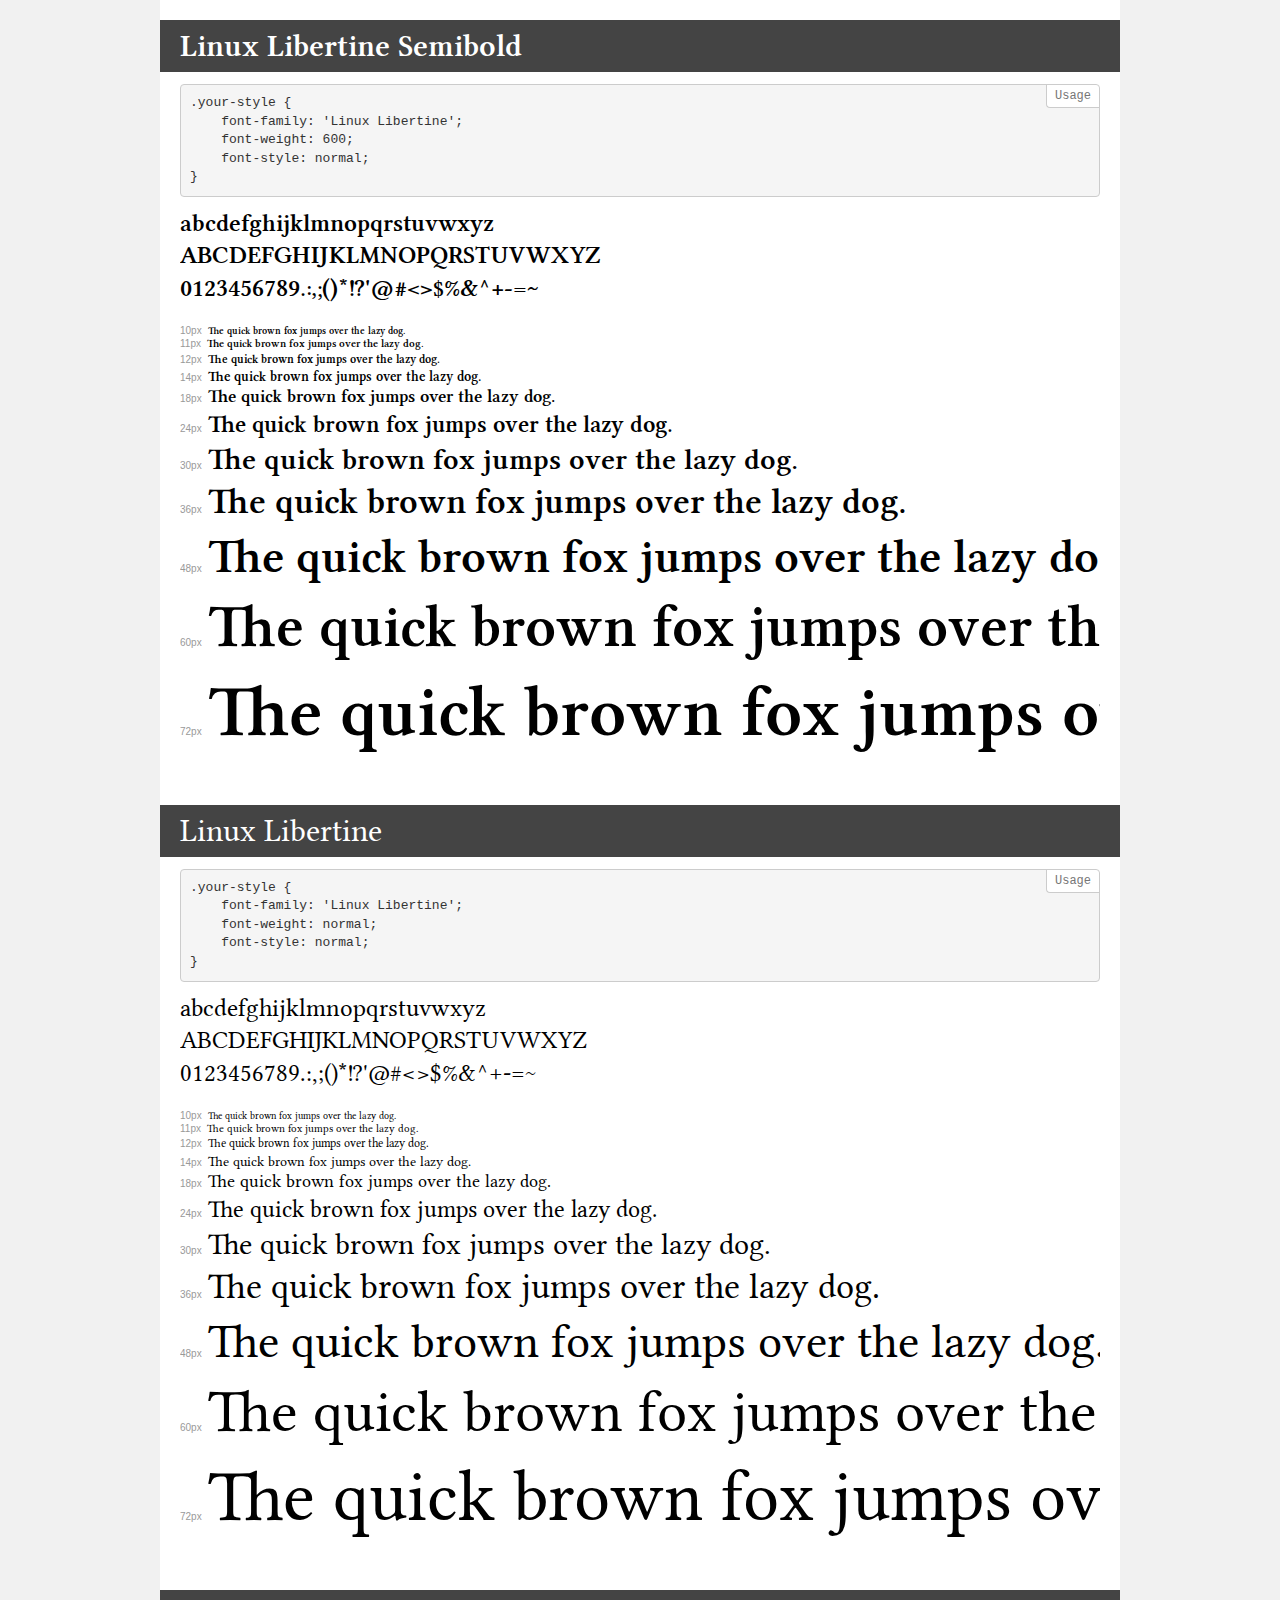
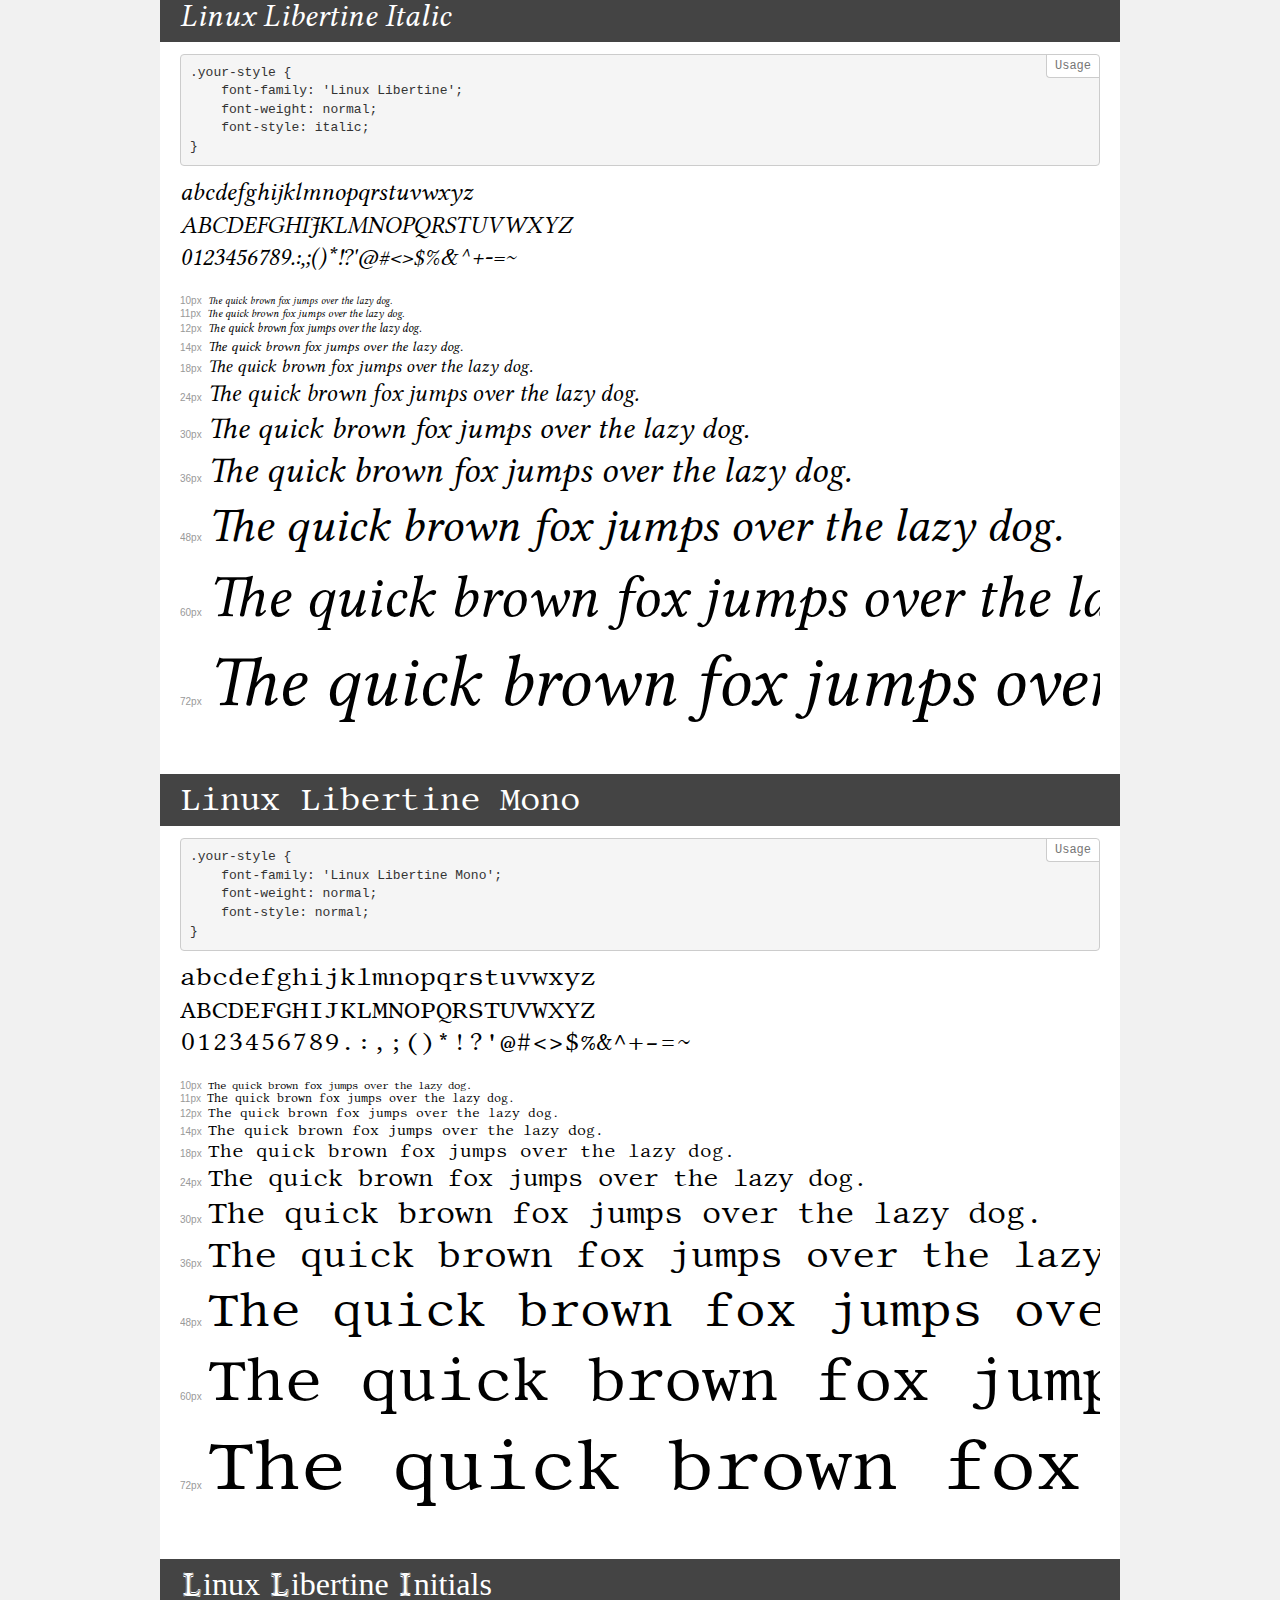
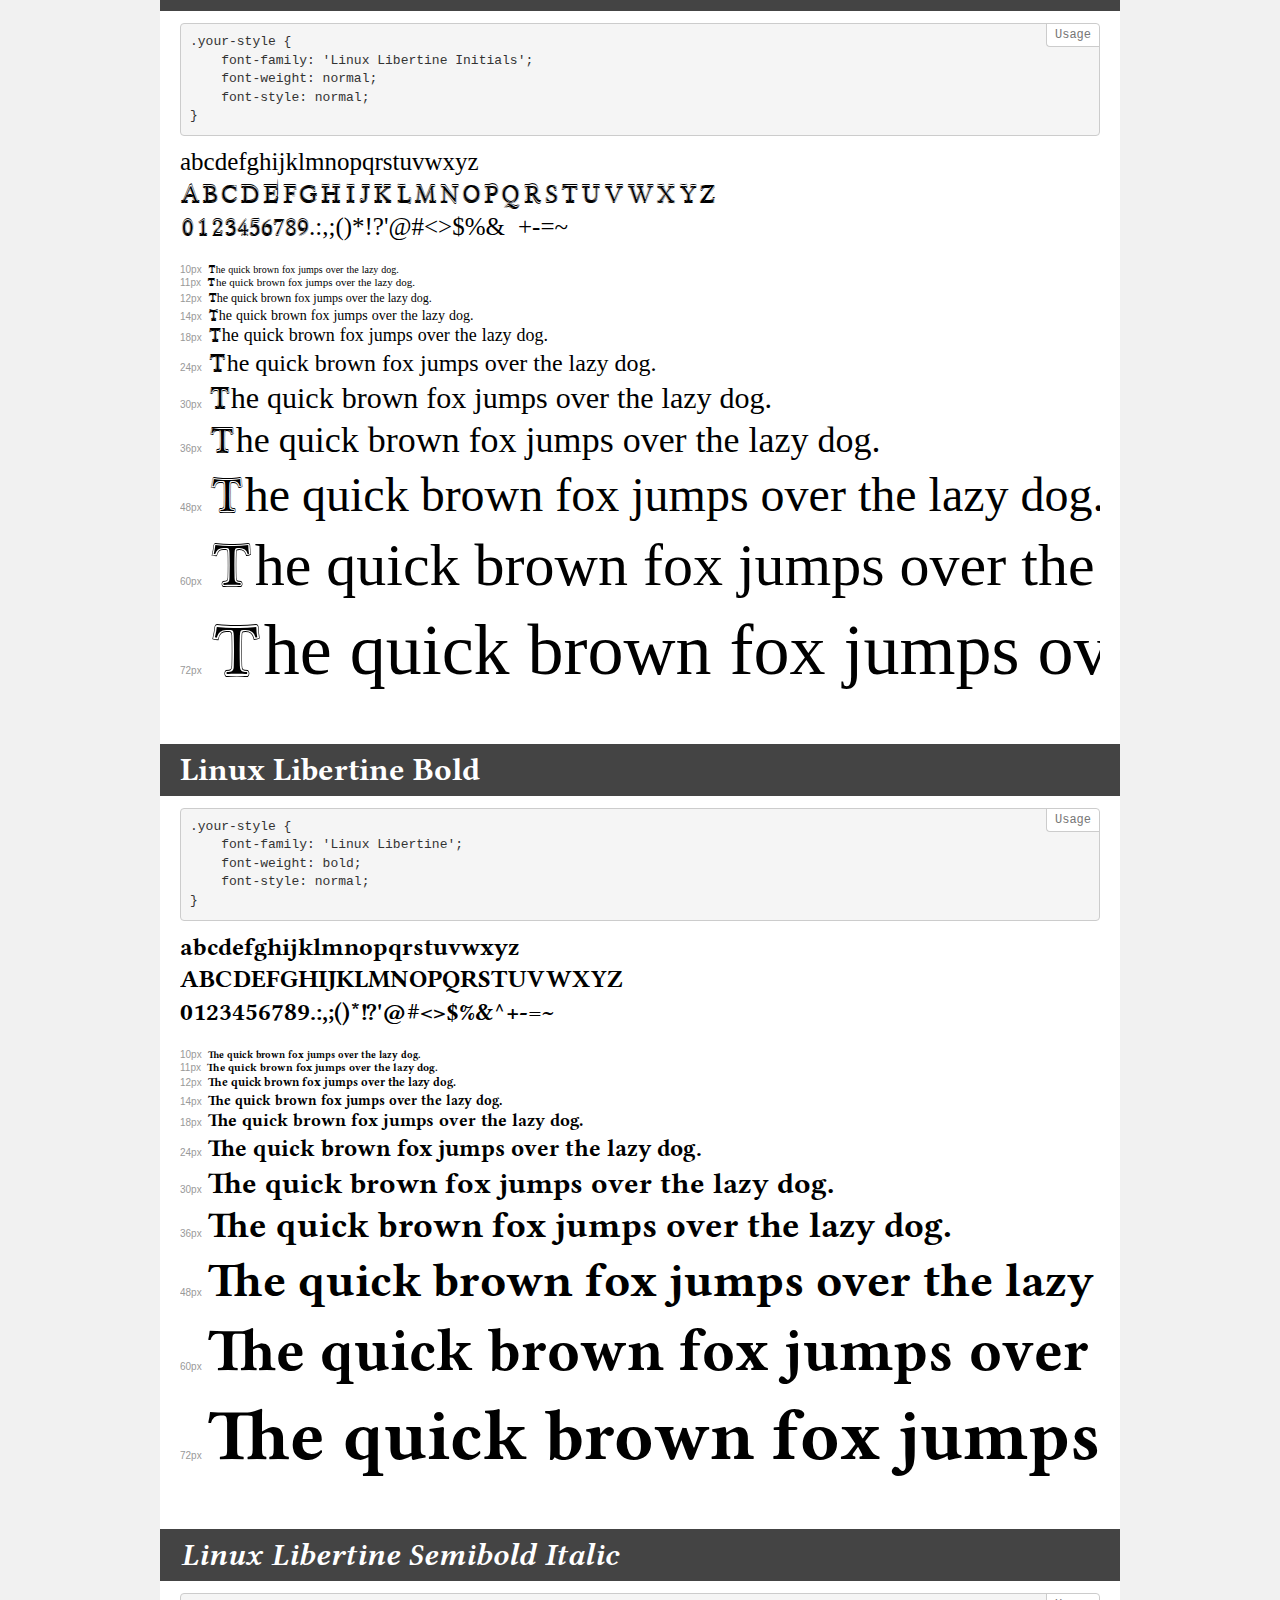
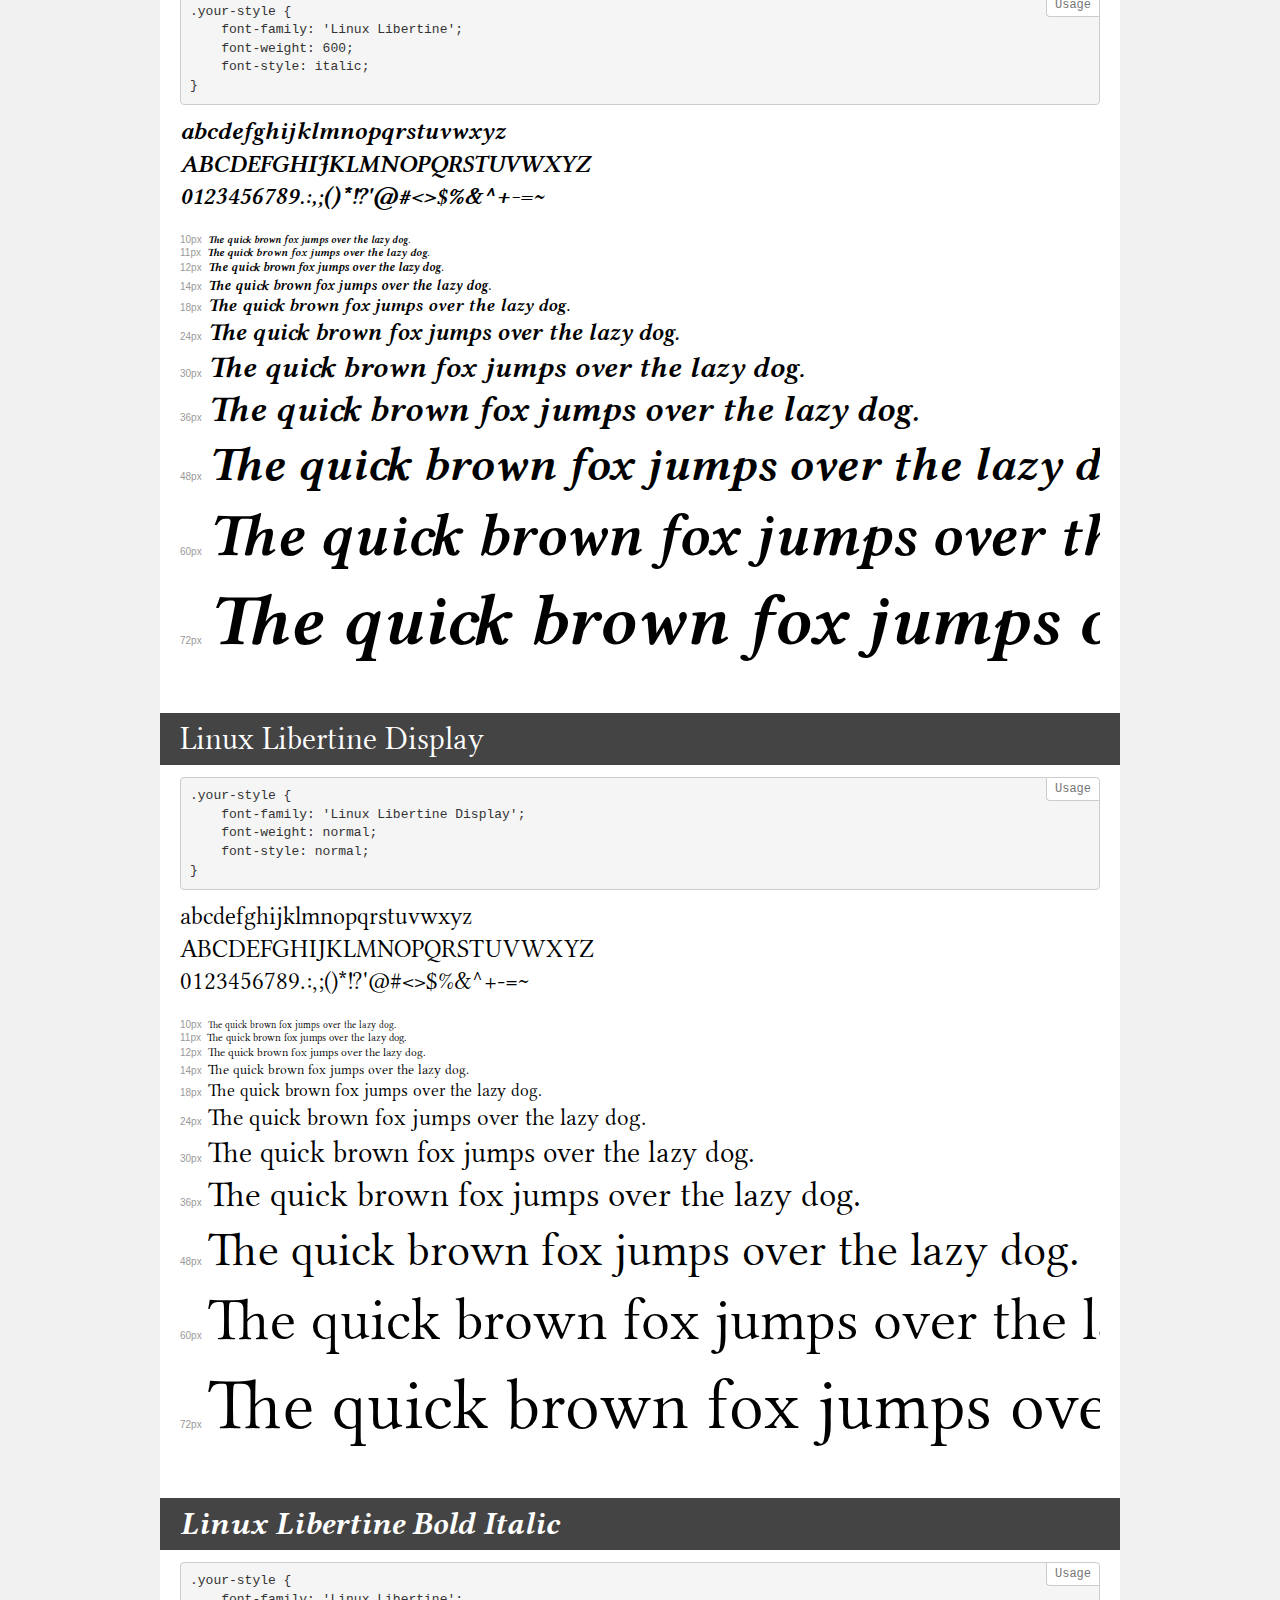
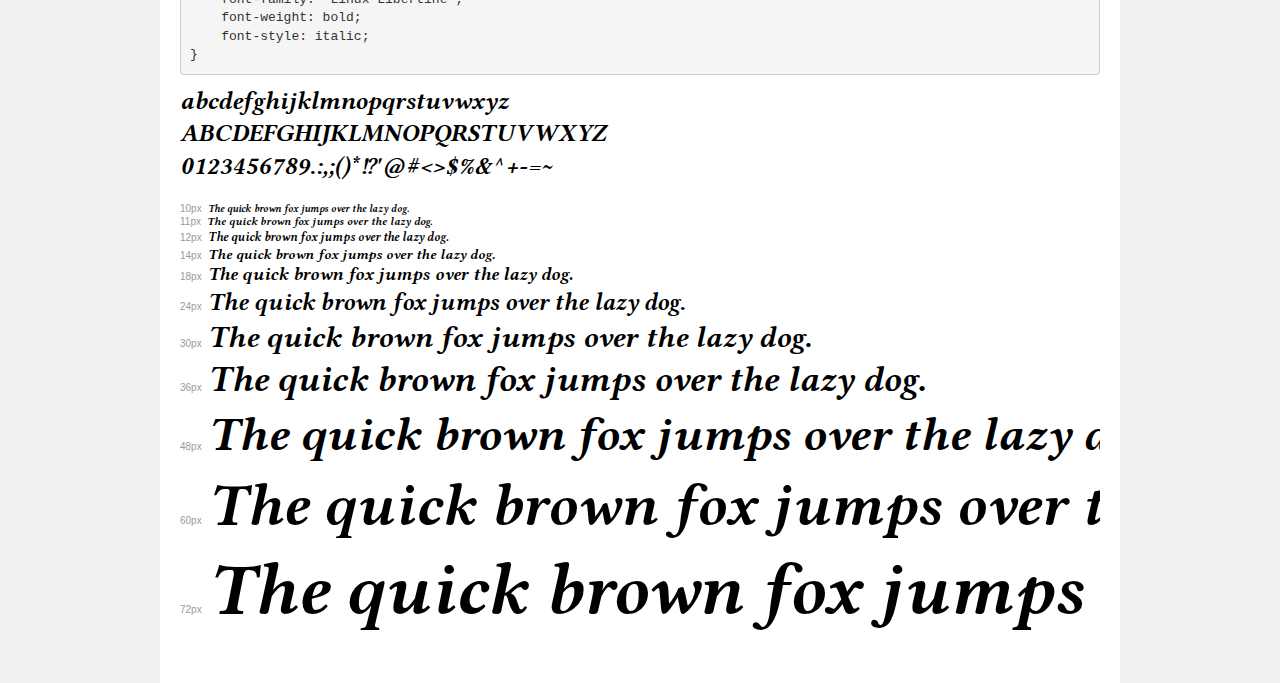
<file: assets/fonts/linus_libertine/demo.html>
<!DOCTYPE html>
<html>
<head>
    <meta charset="utf-8">
    <meta http-equiv="X-UA-Compatible" content="IE=edge">
    <meta name="viewport" content="width=device-width, initial-scale=1">
    <meta name="robots" content="noindex, noarchive">
    <meta name="format-detection" content="telephone=no">
    <title>Transfonter demo</title>
    <link href="stylesheet.css" rel="stylesheet">
    <style>
        /*
        http://meyerweb.com/eric/tools/css/reset/
        v2.0 | 20110126
        License: none (public domain)
        */
        html, body, div, span, applet, object, iframe,
        h1, h2, h3, h4, h5, h6, p, blockquote, pre,
        a, abbr, acronym, address, big, cite, code,
        del, dfn, em, img, ins, kbd, q, s, samp,
        small, strike, strong, sub, sup, tt, var,
        b, u, i, center,
        dl, dt, dd, ol, ul, li,
        fieldset, form, label, legend,
        table, caption, tbody, tfoot, thead, tr, th, td,
        article, aside, canvas, details, embed,
        figure, figcaption, footer, header, hgroup,
        menu, nav, output, ruby, section, summary,
        time, mark, audio, video {
            margin: 0;
            padding: 0;
            border: 0;
            font-size: 100%;
            font: inherit;
            vertical-align: baseline;
        }
        /* HTML5 display-role reset for older browsers */
        article, aside, details, figcaption, figure,
        footer, header, hgroup, menu, nav, section {
            display: block;
        }
        body {
            line-height: 1;
        }
        ol, ul {
            list-style: none;
        }
        blockquote, q {
            quotes: none;
        }
        blockquote:before, blockquote:after,
        q:before, q:after {
            content: '';
            content: none;
        }
        table {
            border-collapse: collapse;
            border-spacing: 0;
        }
        /* common styles */
        body {
            background: #f1f1f1;
            color: #000;
        }
        .page {
            background: #fff;
            width: 920px;
            margin: 0 auto;
            padding: 20px 20px 0 20px;
            overflow: hidden;
        }
        .font-container {
            overflow-x: auto;
            overflow-y: hidden;
            margin-bottom: 40px;
            line-height: 1.3;
            white-space: nowrap;
            padding-bottom: 5px;
        }
        h1 {
            position: relative;
            background: #444;
            font-size: 32px;
            color: #fff;
            padding: 10px 20px;
            margin: 0 -20px 12px -20px;
        }
        .letters {
            font-size: 25px;
            margin-bottom: 20px;
        }
        .s10:before {
            content: '10px';
        }
        .s11:before {
            content: '11px';
        }
        .s12:before {
            content: '12px';
        }
        .s14:before {
            content: '14px';
        }
        .s18:before {
            content: '18px';
        }
        .s24:before {
            content: '24px';
        }
        .s30:before {
            content: '30px';
        }
        .s36:before {
            content: '36px';
        }
        .s48:before {
            content: '48px';
        }
        .s60:before {
            content: '60px';
        }
        .s72:before {
            content: '72px';
        }
        .s10:before, .s11:before, .s12:before, .s14:before,
        .s18:before, .s24:before, .s30:before, .s36:before,
        .s48:before, .s60:before, .s72:before {
            font-family: Arial, sans-serif;
            font-size: 10px;
            font-weight: normal;
            font-style: normal;
            color: #999;
            padding-right: 6px;
        }
        pre {
            display: block;
            position: relative;
            padding: 9px;
            margin: 0 0 10px;
            font-family: Monaco, Menlo, Consolas, "Courier New", monospace !important;
            font-size: 13px;
            line-height: 1.428571429;
            color: #333;
            font-weight: normal !important;
            font-style: normal !important;
            background-color: #f5f5f5;
            border: 1px solid #ccc;
            overflow-x: auto;
            border-radius: 4px;
        }
        pre:after {
            display: block;
            position: absolute;
            right: 0;
            top: 0;
            content: 'Usage';
            line-height: 1;
            padding: 5px 8px;
            font-size: 12px;
            color: #767676;
            background-color: #fff;
            border: 1px solid #ccc;
            border-right: none;
            border-top: none;
            border-radius: 0 4px 0 4px;
            z-index: 10;
        }
        /* responsive */
        @media (max-width: 959px) {
            .page {
                width: auto;
                margin: 0;
            }
        }
    </style>
</head>
<body>
<div class="page">
    <div class="demo" style="font-family: 'Linux Libertine'; font-weight: 600; font-style: normal;">
        <h1>Linux Libertine Semibold</h1>
        <pre>.your-style {
    font-family: 'Linux Libertine';
    font-weight: 600;
    font-style: normal;
}</pre>
        <div class="font-container">
            <p class="letters">
                abcdefghijklmnopqrstuvwxyz<br>
ABCDEFGHIJKLMNOPQRSTUVWXYZ<br>
                0123456789.:,;()*!?'@#<>$%&^+-=~
            </p>
            <p class="s10" style="font-size: 10px;">The quick brown fox jumps over the lazy dog.</p>
            <p class="s11" style="font-size: 11px;">The quick brown fox jumps over the lazy dog.</p>
            <p class="s12" style="font-size: 12px;">The quick brown fox jumps over the lazy dog.</p>
            <p class="s14" style="font-size: 14px;">The quick brown fox jumps over the lazy dog.</p>
            <p class="s18" style="font-size: 18px;">The quick brown fox jumps over the lazy dog.</p>
            <p class="s24" style="font-size: 24px;">The quick brown fox jumps over the lazy dog.</p>
            <p class="s30" style="font-size: 30px;">The quick brown fox jumps over the lazy dog.</p>
            <p class="s36" style="font-size: 36px;">The quick brown fox jumps over the lazy dog.</p>
            <p class="s48" style="font-size: 48px;">The quick brown fox jumps over the lazy dog.</p>
            <p class="s60" style="font-size: 60px;">The quick brown fox jumps over the lazy dog.</p>
            <p class="s72" style="font-size: 72px;">The quick brown fox jumps over the lazy dog.</p>
        </div>
    </div>
    <div class="demo" style="font-family: 'Linux Libertine'; font-weight: normal; font-style: normal;">
        <h1>Linux Libertine</h1>
        <pre>.your-style {
    font-family: 'Linux Libertine';
    font-weight: normal;
    font-style: normal;
}</pre>
        <div class="font-container">
            <p class="letters">
                abcdefghijklmnopqrstuvwxyz<br>
ABCDEFGHIJKLMNOPQRSTUVWXYZ<br>
                0123456789.:,;()*!?'@#<>$%&^+-=~
            </p>
            <p class="s10" style="font-size: 10px;">The quick brown fox jumps over the lazy dog.</p>
            <p class="s11" style="font-size: 11px;">The quick brown fox jumps over the lazy dog.</p>
            <p class="s12" style="font-size: 12px;">The quick brown fox jumps over the lazy dog.</p>
            <p class="s14" style="font-size: 14px;">The quick brown fox jumps over the lazy dog.</p>
            <p class="s18" style="font-size: 18px;">The quick brown fox jumps over the lazy dog.</p>
            <p class="s24" style="font-size: 24px;">The quick brown fox jumps over the lazy dog.</p>
            <p class="s30" style="font-size: 30px;">The quick brown fox jumps over the lazy dog.</p>
            <p class="s36" style="font-size: 36px;">The quick brown fox jumps over the lazy dog.</p>
            <p class="s48" style="font-size: 48px;">The quick brown fox jumps over the lazy dog.</p>
            <p class="s60" style="font-size: 60px;">The quick brown fox jumps over the lazy dog.</p>
            <p class="s72" style="font-size: 72px;">The quick brown fox jumps over the lazy dog.</p>
        </div>
    </div>
    <div class="demo" style="font-family: 'Linux Libertine'; font-weight: normal; font-style: italic;">
        <h1>Linux Libertine Italic</h1>
        <pre>.your-style {
    font-family: 'Linux Libertine';
    font-weight: normal;
    font-style: italic;
}</pre>
        <div class="font-container">
            <p class="letters">
                abcdefghijklmnopqrstuvwxyz<br>
ABCDEFGHIJKLMNOPQRSTUVWXYZ<br>
                0123456789.:,;()*!?'@#<>$%&^+-=~
            </p>
            <p class="s10" style="font-size: 10px;">The quick brown fox jumps over the lazy dog.</p>
            <p class="s11" style="font-size: 11px;">The quick brown fox jumps over the lazy dog.</p>
            <p class="s12" style="font-size: 12px;">The quick brown fox jumps over the lazy dog.</p>
            <p class="s14" style="font-size: 14px;">The quick brown fox jumps over the lazy dog.</p>
            <p class="s18" style="font-size: 18px;">The quick brown fox jumps over the lazy dog.</p>
            <p class="s24" style="font-size: 24px;">The quick brown fox jumps over the lazy dog.</p>
            <p class="s30" style="font-size: 30px;">The quick brown fox jumps over the lazy dog.</p>
            <p class="s36" style="font-size: 36px;">The quick brown fox jumps over the lazy dog.</p>
            <p class="s48" style="font-size: 48px;">The quick brown fox jumps over the lazy dog.</p>
            <p class="s60" style="font-size: 60px;">The quick brown fox jumps over the lazy dog.</p>
            <p class="s72" style="font-size: 72px;">The quick brown fox jumps over the lazy dog.</p>
        </div>
    </div>
    <div class="demo" style="font-family: 'Linux Libertine Mono'; font-weight: normal; font-style: normal;">
        <h1>Linux Libertine Mono</h1>
        <pre>.your-style {
    font-family: 'Linux Libertine Mono';
    font-weight: normal;
    font-style: normal;
}</pre>
        <div class="font-container">
            <p class="letters">
                abcdefghijklmnopqrstuvwxyz<br>
ABCDEFGHIJKLMNOPQRSTUVWXYZ<br>
                0123456789.:,;()*!?'@#<>$%&^+-=~
            </p>
            <p class="s10" style="font-size: 10px;">The quick brown fox jumps over the lazy dog.</p>
            <p class="s11" style="font-size: 11px;">The quick brown fox jumps over the lazy dog.</p>
            <p class="s12" style="font-size: 12px;">The quick brown fox jumps over the lazy dog.</p>
            <p class="s14" style="font-size: 14px;">The quick brown fox jumps over the lazy dog.</p>
            <p class="s18" style="font-size: 18px;">The quick brown fox jumps over the lazy dog.</p>
            <p class="s24" style="font-size: 24px;">The quick brown fox jumps over the lazy dog.</p>
            <p class="s30" style="font-size: 30px;">The quick brown fox jumps over the lazy dog.</p>
            <p class="s36" style="font-size: 36px;">The quick brown fox jumps over the lazy dog.</p>
            <p class="s48" style="font-size: 48px;">The quick brown fox jumps over the lazy dog.</p>
            <p class="s60" style="font-size: 60px;">The quick brown fox jumps over the lazy dog.</p>
            <p class="s72" style="font-size: 72px;">The quick brown fox jumps over the lazy dog.</p>
        </div>
    </div>
    <div class="demo" style="font-family: 'Linux Libertine Initials'; font-weight: normal; font-style: normal;">
        <h1>Linux Libertine Initials</h1>
        <pre>.your-style {
    font-family: 'Linux Libertine Initials';
    font-weight: normal;
    font-style: normal;
}</pre>
        <div class="font-container">
            <p class="letters">
                abcdefghijklmnopqrstuvwxyz<br>
ABCDEFGHIJKLMNOPQRSTUVWXYZ<br>
                0123456789.:,;()*!?'@#<>$%&^+-=~
            </p>
            <p class="s10" style="font-size: 10px;">The quick brown fox jumps over the lazy dog.</p>
            <p class="s11" style="font-size: 11px;">The quick brown fox jumps over the lazy dog.</p>
            <p class="s12" style="font-size: 12px;">The quick brown fox jumps over the lazy dog.</p>
            <p class="s14" style="font-size: 14px;">The quick brown fox jumps over the lazy dog.</p>
            <p class="s18" style="font-size: 18px;">The quick brown fox jumps over the lazy dog.</p>
            <p class="s24" style="font-size: 24px;">The quick brown fox jumps over the lazy dog.</p>
            <p class="s30" style="font-size: 30px;">The quick brown fox jumps over the lazy dog.</p>
            <p class="s36" style="font-size: 36px;">The quick brown fox jumps over the lazy dog.</p>
            <p class="s48" style="font-size: 48px;">The quick brown fox jumps over the lazy dog.</p>
            <p class="s60" style="font-size: 60px;">The quick brown fox jumps over the lazy dog.</p>
            <p class="s72" style="font-size: 72px;">The quick brown fox jumps over the lazy dog.</p>
        </div>
    </div>
    <div class="demo" style="font-family: 'Linux Libertine'; font-weight: bold; font-style: normal;">
        <h1>Linux Libertine Bold</h1>
        <pre>.your-style {
    font-family: 'Linux Libertine';
    font-weight: bold;
    font-style: normal;
}</pre>
        <div class="font-container">
            <p class="letters">
                abcdefghijklmnopqrstuvwxyz<br>
ABCDEFGHIJKLMNOPQRSTUVWXYZ<br>
                0123456789.:,;()*!?'@#<>$%&^+-=~
            </p>
            <p class="s10" style="font-size: 10px;">The quick brown fox jumps over the lazy dog.</p>
            <p class="s11" style="font-size: 11px;">The quick brown fox jumps over the lazy dog.</p>
            <p class="s12" style="font-size: 12px;">The quick brown fox jumps over the lazy dog.</p>
            <p class="s14" style="font-size: 14px;">The quick brown fox jumps over the lazy dog.</p>
            <p class="s18" style="font-size: 18px;">The quick brown fox jumps over the lazy dog.</p>
            <p class="s24" style="font-size: 24px;">The quick brown fox jumps over the lazy dog.</p>
            <p class="s30" style="font-size: 30px;">The quick brown fox jumps over the lazy dog.</p>
            <p class="s36" style="font-size: 36px;">The quick brown fox jumps over the lazy dog.</p>
            <p class="s48" style="font-size: 48px;">The quick brown fox jumps over the lazy dog.</p>
            <p class="s60" style="font-size: 60px;">The quick brown fox jumps over the lazy dog.</p>
            <p class="s72" style="font-size: 72px;">The quick brown fox jumps over the lazy dog.</p>
        </div>
    </div>
    <div class="demo" style="font-family: 'Linux Libertine'; font-weight: 600; font-style: italic;">
        <h1>Linux Libertine Semibold Italic</h1>
        <pre>.your-style {
    font-family: 'Linux Libertine';
    font-weight: 600;
    font-style: italic;
}</pre>
        <div class="font-container">
            <p class="letters">
                abcdefghijklmnopqrstuvwxyz<br>
ABCDEFGHIJKLMNOPQRSTUVWXYZ<br>
                0123456789.:,;()*!?'@#<>$%&^+-=~
            </p>
            <p class="s10" style="font-size: 10px;">The quick brown fox jumps over the lazy dog.</p>
            <p class="s11" style="font-size: 11px;">The quick brown fox jumps over the lazy dog.</p>
            <p class="s12" style="font-size: 12px;">The quick brown fox jumps over the lazy dog.</p>
            <p class="s14" style="font-size: 14px;">The quick brown fox jumps over the lazy dog.</p>
            <p class="s18" style="font-size: 18px;">The quick brown fox jumps over the lazy dog.</p>
            <p class="s24" style="font-size: 24px;">The quick brown fox jumps over the lazy dog.</p>
            <p class="s30" style="font-size: 30px;">The quick brown fox jumps over the lazy dog.</p>
            <p class="s36" style="font-size: 36px;">The quick brown fox jumps over the lazy dog.</p>
            <p class="s48" style="font-size: 48px;">The quick brown fox jumps over the lazy dog.</p>
            <p class="s60" style="font-size: 60px;">The quick brown fox jumps over the lazy dog.</p>
            <p class="s72" style="font-size: 72px;">The quick brown fox jumps over the lazy dog.</p>
        </div>
    </div>
    <div class="demo" style="font-family: 'Linux Libertine Display'; font-weight: normal; font-style: normal;">
        <h1>Linux Libertine Display</h1>
        <pre>.your-style {
    font-family: 'Linux Libertine Display';
    font-weight: normal;
    font-style: normal;
}</pre>
        <div class="font-container">
            <p class="letters">
                abcdefghijklmnopqrstuvwxyz<br>
ABCDEFGHIJKLMNOPQRSTUVWXYZ<br>
                0123456789.:,;()*!?'@#<>$%&^+-=~
            </p>
            <p class="s10" style="font-size: 10px;">The quick brown fox jumps over the lazy dog.</p>
            <p class="s11" style="font-size: 11px;">The quick brown fox jumps over the lazy dog.</p>
            <p class="s12" style="font-size: 12px;">The quick brown fox jumps over the lazy dog.</p>
            <p class="s14" style="font-size: 14px;">The quick brown fox jumps over the lazy dog.</p>
            <p class="s18" style="font-size: 18px;">The quick brown fox jumps over the lazy dog.</p>
            <p class="s24" style="font-size: 24px;">The quick brown fox jumps over the lazy dog.</p>
            <p class="s30" style="font-size: 30px;">The quick brown fox jumps over the lazy dog.</p>
            <p class="s36" style="font-size: 36px;">The quick brown fox jumps over the lazy dog.</p>
            <p class="s48" style="font-size: 48px;">The quick brown fox jumps over the lazy dog.</p>
            <p class="s60" style="font-size: 60px;">The quick brown fox jumps over the lazy dog.</p>
            <p class="s72" style="font-size: 72px;">The quick brown fox jumps over the lazy dog.</p>
        </div>
    </div>
    <div class="demo" style="font-family: 'Linux Libertine'; font-weight: bold; font-style: italic;">
        <h1>Linux Libertine Bold Italic</h1>
        <pre>.your-style {
    font-family: 'Linux Libertine';
    font-weight: bold;
    font-style: italic;
}</pre>
        <div class="font-container">
            <p class="letters">
                abcdefghijklmnopqrstuvwxyz<br>
ABCDEFGHIJKLMNOPQRSTUVWXYZ<br>
                0123456789.:,;()*!?'@#<>$%&^+-=~
            </p>
            <p class="s10" style="font-size: 10px;">The quick brown fox jumps over the lazy dog.</p>
            <p class="s11" style="font-size: 11px;">The quick brown fox jumps over the lazy dog.</p>
            <p class="s12" style="font-size: 12px;">The quick brown fox jumps over the lazy dog.</p>
            <p class="s14" style="font-size: 14px;">The quick brown fox jumps over the lazy dog.</p>
            <p class="s18" style="font-size: 18px;">The quick brown fox jumps over the lazy dog.</p>
            <p class="s24" style="font-size: 24px;">The quick brown fox jumps over the lazy dog.</p>
            <p class="s30" style="font-size: 30px;">The quick brown fox jumps over the lazy dog.</p>
            <p class="s36" style="font-size: 36px;">The quick brown fox jumps over the lazy dog.</p>
            <p class="s48" style="font-size: 48px;">The quick brown fox jumps over the lazy dog.</p>
            <p class="s60" style="font-size: 60px;">The quick brown fox jumps over the lazy dog.</p>
            <p class="s72" style="font-size: 72px;">The quick brown fox jumps over the lazy dog.</p>
        </div>
    </div>
</div>
</body>
</html>
</file>
<file: assets/fonts/linus_libertine/stylesheet.css>
@font-face {
    font-family: 'Linux Libertine';
    src: url('LinLibertineZ.eot');
    src: local('Linux Libertine Semibold'), local('LinLibertineZ'),
        url('LinLibertineZ.eot?#iefix') format('embedded-opentype'),
        url('LinLibertineZ.woff2') format('woff2'),
        url('LinLibertineZ.woff') format('woff'),
        url('LinLibertineZ.ttf') format('truetype');
    font-weight: 600;
    font-style: normal;
}

@font-face {
    font-family: 'Linux Libertine';
    src: url('LinLibertine.eot');
    src: local('Linux Libertine'), local('LinLibertine'),
        url('LinLibertine.eot?#iefix') format('embedded-opentype'),
        url('LinLibertine.woff2') format('woff2'),
        url('LinLibertine.woff') format('woff'),
        url('LinLibertine.ttf') format('truetype');
    font-weight: normal;
    font-style: normal;
}

@font-face {
    font-family: 'Linux Libertine';
    src: url('LinLibertineI.eot');
    src: local('Linux Libertine Italic'), local('LinLibertineI'),
        url('LinLibertineI.eot?#iefix') format('embedded-opentype'),
        url('LinLibertineI.woff2') format('woff2'),
        url('LinLibertineI.woff') format('woff'),
        url('LinLibertineI.ttf') format('truetype');
    font-weight: normal;
    font-style: italic;
}

@font-face {
    font-family: 'Linux Libertine Mono';
    src: url('LinLibertine_M.eot');
    src: local('Linux Libertine Mono'), local('LinLibertine_M'),
        url('LinLibertine_M.eot?#iefix') format('embedded-opentype'),
        url('LinLibertine_M.woff2') format('woff2'),
        url('LinLibertine_M.woff') format('woff'),
        url('LinLibertine_M.ttf') format('truetype');
    font-weight: normal;
    font-style: normal;
}

@font-face {
    font-family: 'Linux Libertine Initials';
    src: url('LinLibertineI_1.eot');
    src: local('Linux Libertine Initials'), local('LinLibertineI'),
        url('LinLibertineI_1.eot?#iefix') format('embedded-opentype'),
        url('LinLibertineI_1.woff2') format('woff2'),
        url('LinLibertineI_1.woff') format('woff'),
        url('LinLibertineI_1.ttf') format('truetype');
    font-weight: normal;
    font-style: normal;
}

@font-face {
    font-family: 'Linux Libertine';
    src: url('LinLibertineB.eot');
    src: local('Linux Libertine Bold'), local('LinLibertineB'),
        url('LinLibertineB.eot?#iefix') format('embedded-opentype'),
        url('LinLibertineB.woff2') format('woff2'),
        url('LinLibertineB.woff') format('woff'),
        url('LinLibertineB.ttf') format('truetype');
    font-weight: bold;
    font-style: normal;
}

@font-face {
    font-family: 'Linux Libertine';
    src: url('LinLibertineZI.eot');
    src: local('Linux Libertine Semibold Italic'), local('LinLibertineZI'),
        url('LinLibertineZI.eot?#iefix') format('embedded-opentype'),
        url('LinLibertineZI.woff2') format('woff2'),
        url('LinLibertineZI.woff') format('woff'),
        url('LinLibertineZI.ttf') format('truetype');
    font-weight: 600;
    font-style: italic;
}

@font-face {
    font-family: 'Linux Libertine Display';
    src: url('LinLibertineDisplay.eot');
    src: local('Linux Libertine Display'), local('LinLibertineDisplay'),
        url('LinLibertineDisplay.eot?#iefix') format('embedded-opentype'),
        url('LinLibertineDisplay.woff2') format('woff2'),
        url('LinLibertineDisplay.woff') format('woff'),
        url('LinLibertineDisplay.ttf') format('truetype');
    font-weight: normal;
    font-style: normal;
}

@font-face {
    font-family: 'Linux Libertine';
    src: url('LinLibertineBI.eot');
    src: local('Linux Libertine Bold Italic'), local('LinLibertineBI'),
        url('LinLibertineBI.eot?#iefix') format('embedded-opentype'),
        url('LinLibertineBI.woff2') format('woff2'),
        url('LinLibertineBI.woff') format('woff'),
        url('LinLibertineBI.ttf') format('truetype');
    font-weight: bold;
    font-style: italic;
}
</file>
